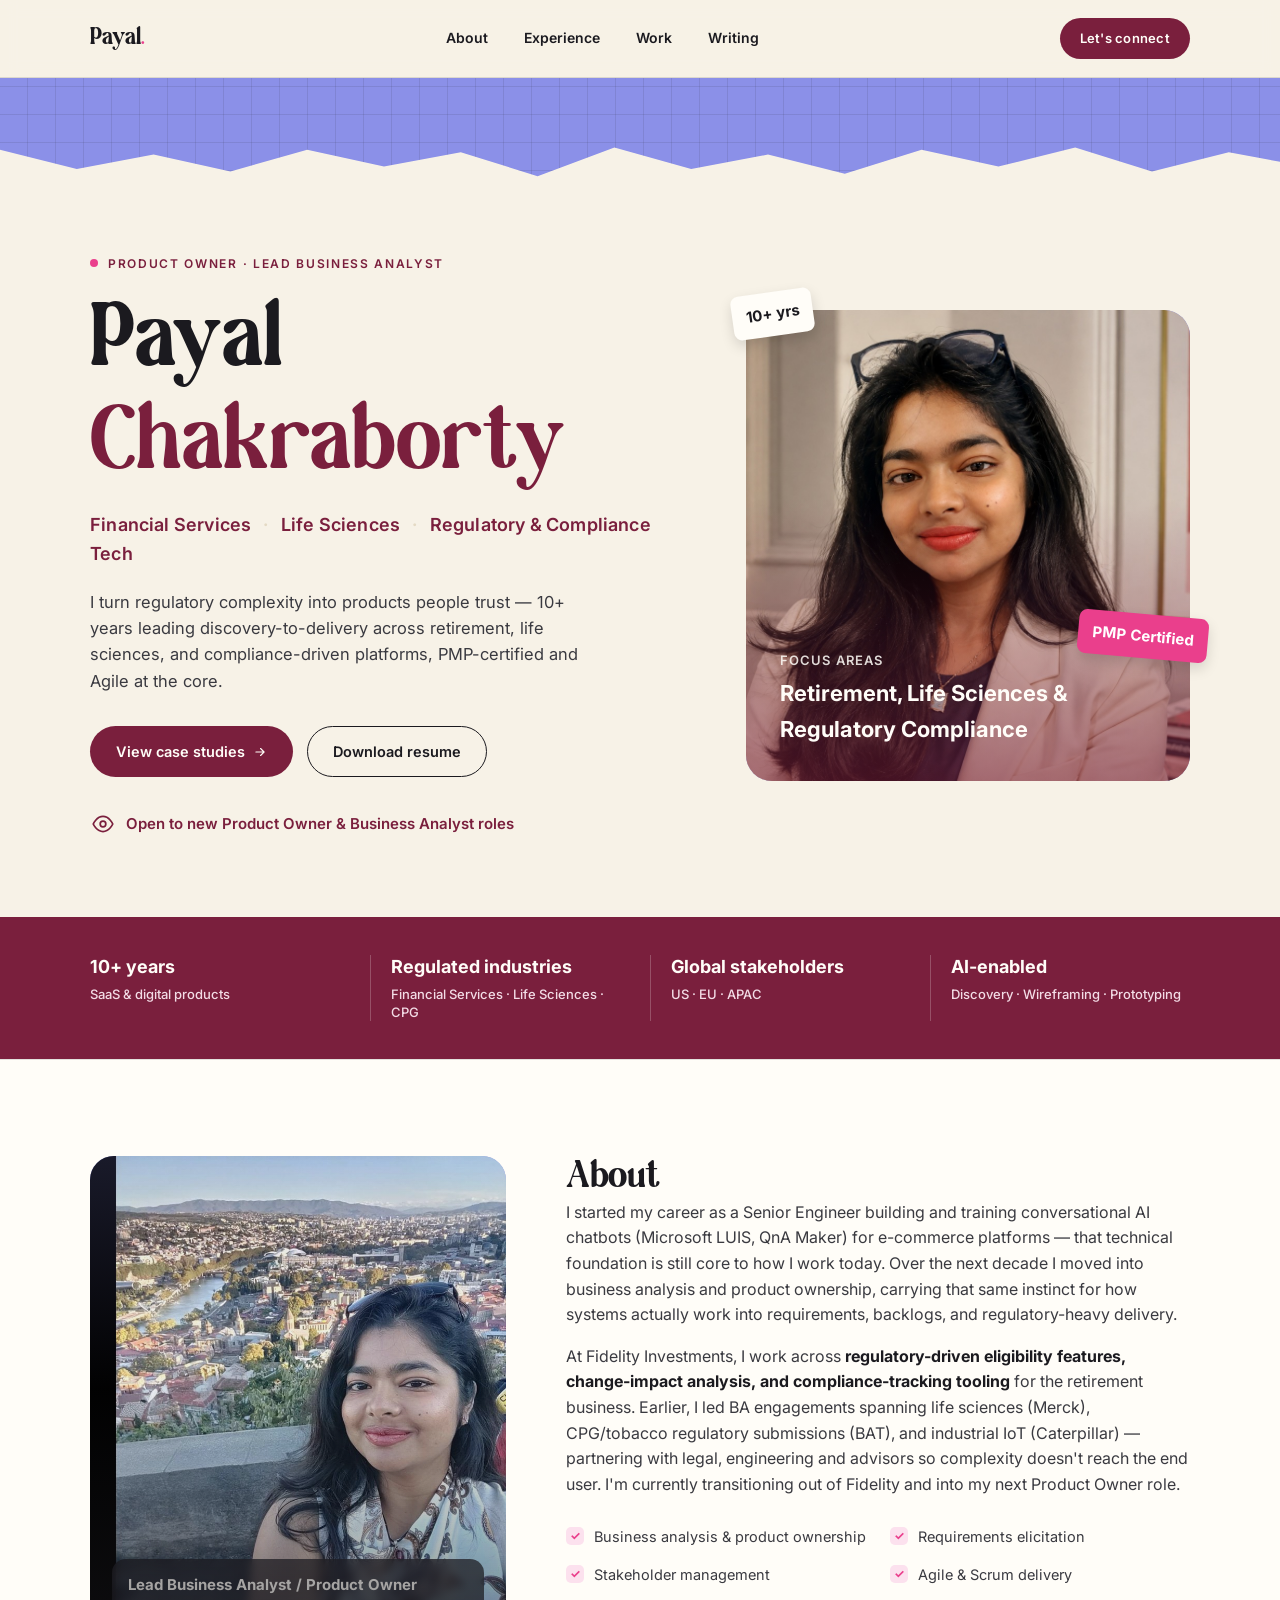
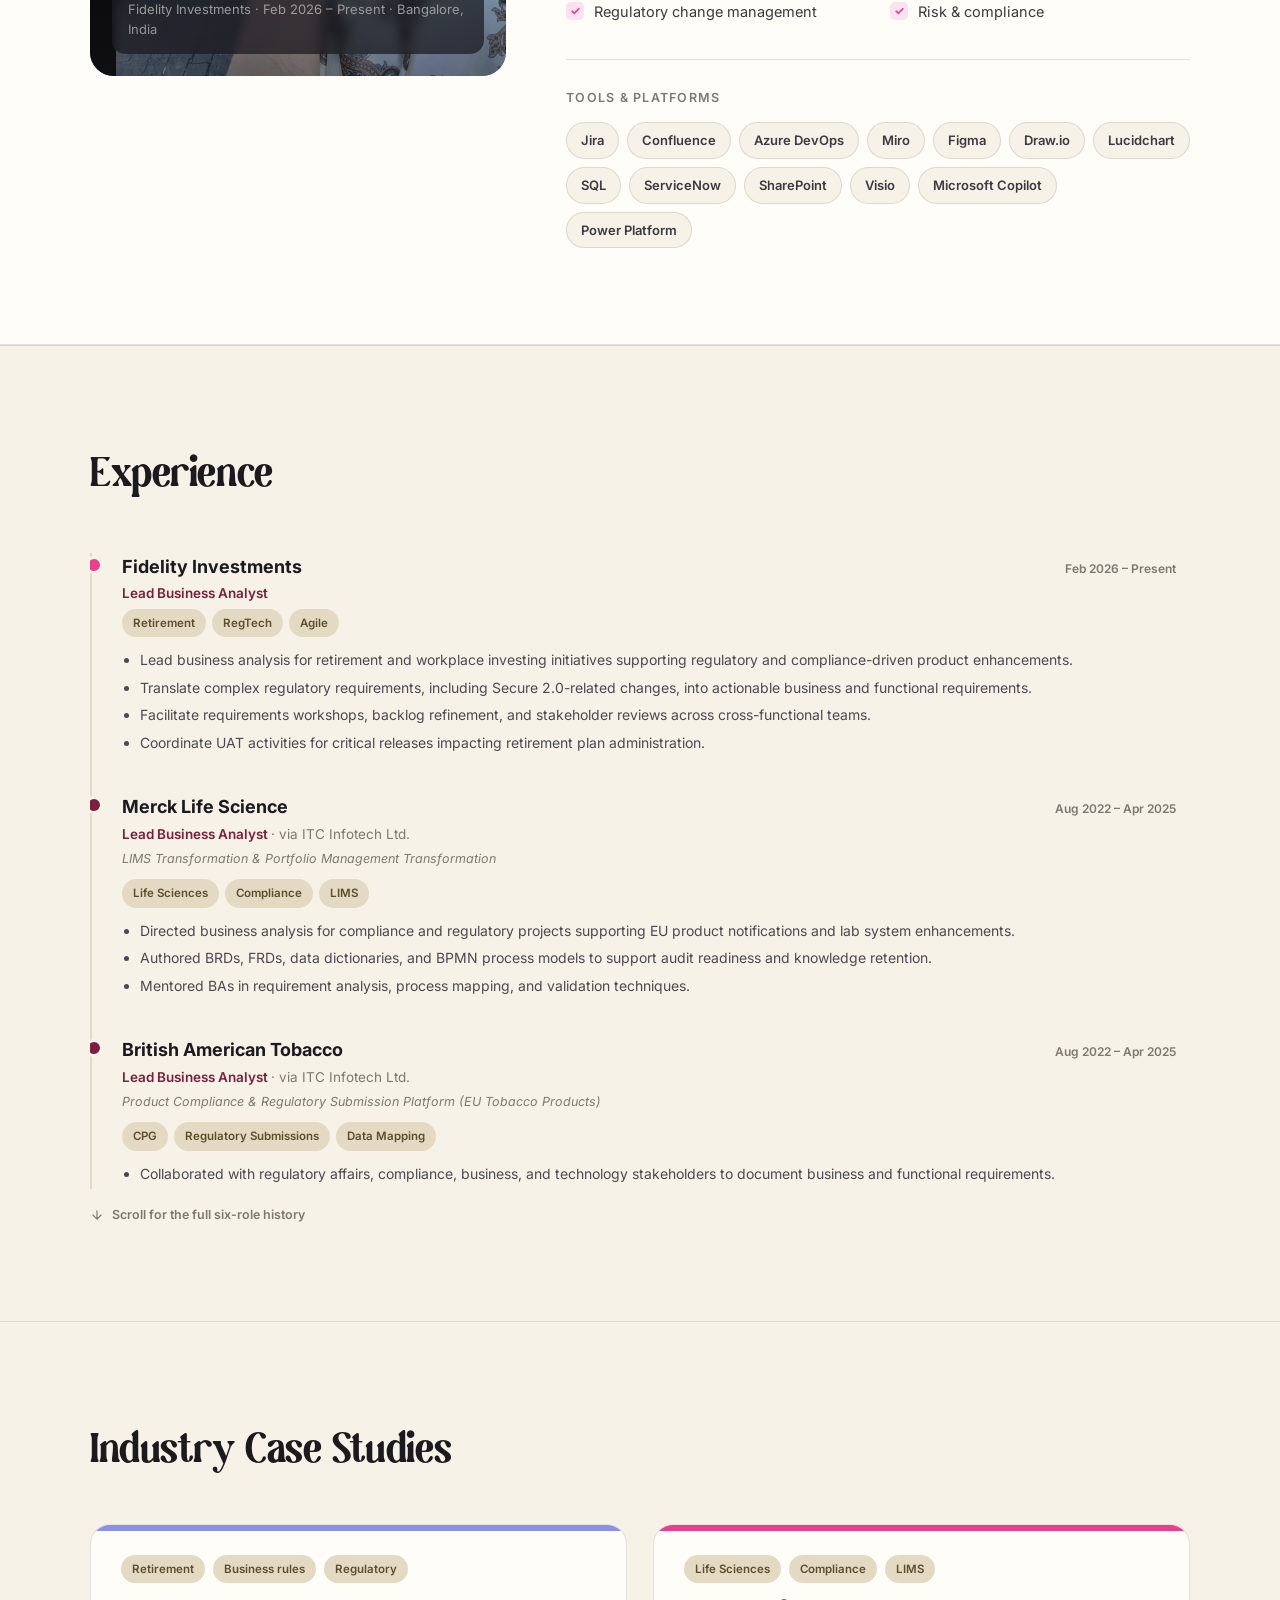
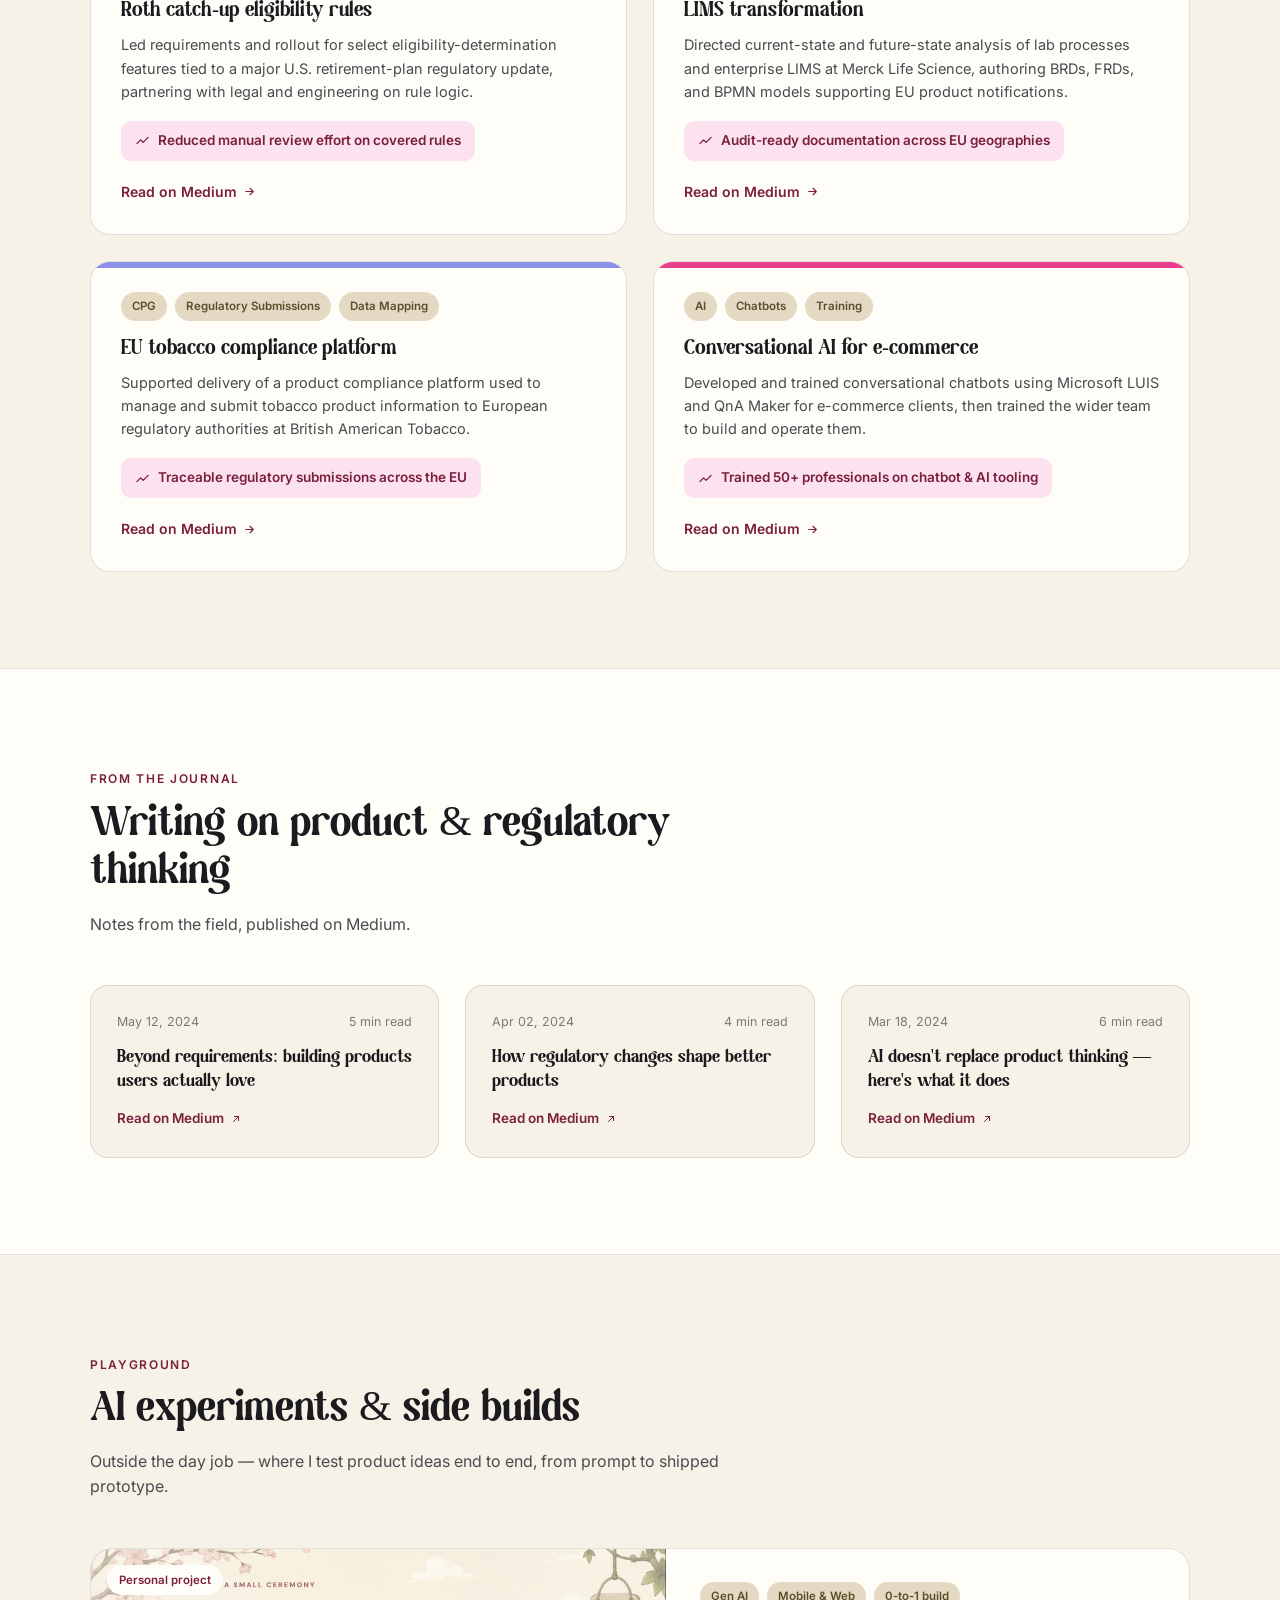
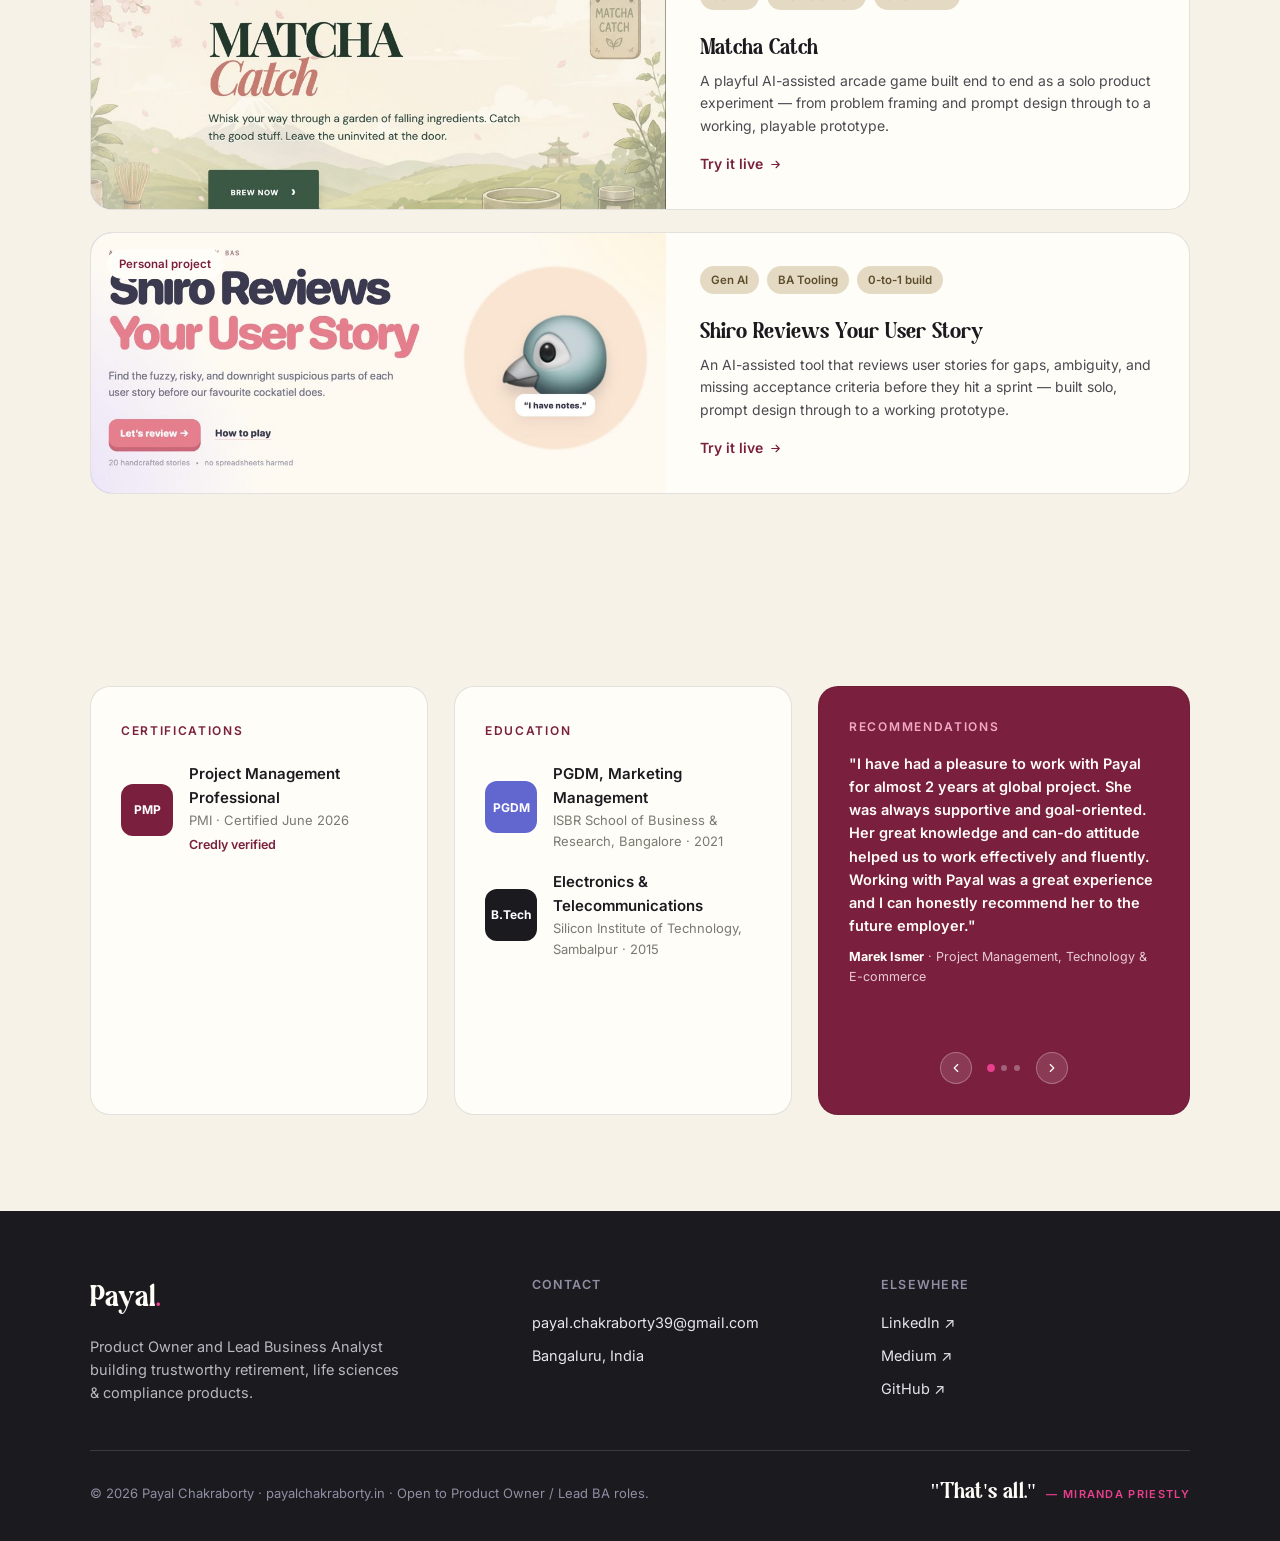
<file: index.html>
<!DOCTYPE html>
<html lang="en">
<head>
<meta charset="UTF-8">
<meta name="viewport" content="width=device-width, initial-scale=1.0">
<title>Payal Chakraborty — Product Owner &amp; Business Analyst</title>
<link rel="preconnect" href="https://fonts.googleapis.com">
<link rel="preconnect" href="https://fonts.gstatic.com" crossorigin>
<link href="https://fonts.googleapis.com/css2?family=Inter:wght@400;500;600;700&display=swap" rel="stylesheet">
<link rel="stylesheet" href="css/style.css">
</head>
<body>

<nav>
  <div class="nav-inner">
    <div class="nav-name">Payal<span>.</span></div>
    <div class="nav-links">
      <a href="#about">About</a>
      <a href="#experience">Experience</a>
      <a href="#work">Work</a>
      <a href="#writing">Writing</a>
    </div>
    <a href="#connect" class="nav-cta">Let's connect</a>
  </div>
</nav>

<div class="hero">
  <div class="torn-top"></div>
  <div class="hero-inner">
    <div>
      <div class="hero-eyebrow">
        <span class="dot"></span>
        <span class="eyebrow">Product Owner &middot; Lead Business Analyst</span>
      </div>
      <h1 class="hero-name">Payal <span class="accent">Chakraborty</span></h1>
      <div class="hero-role">Financial Services <span class="sep">&middot;</span> Life Sciences <span class="sep">&middot;</span> Regulatory &amp; Compliance Tech</div>
      <p class="hero-copy">I turn regulatory complexity into products people trust — 10+ years leading discovery-to-delivery across retirement, life sciences, and compliance-driven platforms, PMP-certified and Agile at the core.</p>
      <div class="hero-buttons">
        <a href="#work" class="btn-primary">
          View case studies
          <svg width="14" height="14" viewBox="0 0 24 24" fill="none"><path d="M5 12h14M13 6l6 6-6 6" stroke="currentColor" stroke-width="2" stroke-linecap="round" stroke-linejoin="round"/></svg>
        </a>
        <a href="#connect" class="btn-secondary">Download resume</a>
      </div>
      <div class="hero-note">
        <svg width="26" height="26" viewBox="0 0 24 24" fill="none"><path d="M3 12s3-7 9-7 9 7 9 7-3 7-9 7-9-7-9-7Z" stroke="#7A1F3D" stroke-width="1.6"/><circle cx="12" cy="12" r="2.6" stroke="#7A1F3D" stroke-width="1.6"/></svg>
        Open to new Product Owner &amp; Business Analyst roles
      </div>
    </div>

    <div class="hero-visual">
      <div class="hero-card">
        <img class="hero-photo" src="images/hero.jpg" alt="Payal Chakraborty">
        <div class="sticky-note note-1">10+ yrs</div>
        <div class="sticky-note note-2">PMP Certified</div>
        <div class="hero-illustration">
          <div class="tag-line">Focus areas</div>
          <div class="tag-big">Retirement, Life Sciences &amp; Regulatory Compliance</div>
        </div>
      </div>
    </div>
  </div>
</div>

<div class="stats-band">
  <div class="wrap stats-grid">
    <div class="stat-item">
      <div class="stat-num">10+ years</div>
      <div class="stat-label">SaaS &amp; digital products</div>
    </div>
    <div class="stat-item">
      <div class="stat-num">Regulated industries</div>
      <div class="stat-label">Financial Services &middot; Life Sciences &middot; CPG</div>
    </div>
    <div class="stat-item">
      <div class="stat-num">Global stakeholders</div>
      <div class="stat-label">US &middot; EU &middot; APAC</div>
    </div>
    <div class="stat-item">
      <div class="stat-num">AI-enabled</div>
      <div class="stat-label">Discovery &middot; Wireframing &middot; Prototyping</div>
    </div>
  </div>
</div>

<section id="about">
  <div class="wrap about-grid">
    <div class="avatar-block">
      <img class="avatar-photo" src="images/portrait.jpg" alt="Payal Chakraborty">
      <div class="avatar-badge">
        <strong>Lead Business Analyst / Product Owner</strong>
        Fidelity Investments &middot; Feb 2026 &ndash; Present &middot; Bangalore, India
      </div>
    </div>
    <div class="about-bio">
      <h2 class="section-title">About</h2>
      <p>I started my career as a Senior Engineer building and training conversational AI chatbots (Microsoft LUIS, QnA Maker) for e-commerce platforms — that technical foundation is still core to how I work today. Over the next decade I moved into business analysis and product ownership, carrying that same instinct for how systems actually work into requirements, backlogs, and regulatory-heavy delivery.</p>
      <p>At Fidelity Investments, I work across <strong>regulatory-driven eligibility features, change-impact analysis, and compliance-tracking tooling</strong> for the retirement business. Earlier, I led BA engagements spanning life sciences (Merck), CPG/tobacco regulatory submissions (BAT), and industrial IoT (Caterpillar) — partnering with legal, engineering and advisors so complexity doesn't reach the end user. I'm currently transitioning out of Fidelity and into my next Product Owner role.</p>
      <ul class="checklist">
        <li>Business analysis &amp; product ownership</li>
        <li>Requirements elicitation</li>
        <li>Stakeholder management</li>
        <li>Agile &amp; Scrum delivery</li>
        <li>Regulatory change management</li>
        <li>Risk &amp; compliance</li>
      </ul>

      <div class="tools-block">
        <h4>Tools &amp; Platforms</h4>
        <div class="tools-cloud">
          <span class="tool-pill">Jira</span>
          <span class="tool-pill">Confluence</span>
          <span class="tool-pill">Azure DevOps</span>
          <span class="tool-pill">Miro</span>
          <span class="tool-pill">Figma</span>
          <span class="tool-pill">Draw.io</span>
          <span class="tool-pill">Lucidchart</span>
          <span class="tool-pill">SQL</span>
          <span class="tool-pill">ServiceNow</span>
          <span class="tool-pill">SharePoint</span>
          <span class="tool-pill">Visio</span>
          <span class="tool-pill">Microsoft Copilot</span>
          <span class="tool-pill">Power Platform</span>
        </div>
      </div>
    </div>
  </div>
</section>

<section id="experience">
  <div class="wrap">
    <div class="section-head">
      <h2 class="section-title">Experience</h2>
    </div>

    <div class="exp-scroll">

      <div class="exp-item current">
        <div class="exp-header">
          <span class="exp-company">Fidelity Investments</span>
          <span class="exp-dates">Feb 2026 &ndash; Present</span>
        </div>
        <div class="exp-role">Lead Business Analyst</div>
        <div class="exp-tags"><span class="tag">Retirement</span><span class="tag">RegTech</span><span class="tag">Agile</span></div>
        <ul class="exp-bullets">
          <li>Lead business analysis for retirement and workplace investing initiatives supporting regulatory and compliance-driven product enhancements.</li>
          <li>Translate complex regulatory requirements, including Secure 2.0-related changes, into actionable business and functional requirements.</li>
          <li>Facilitate requirements workshops, backlog refinement, and stakeholder reviews across cross-functional teams.</li>
          <li>Coordinate UAT activities for critical releases impacting retirement plan administration.</li>
        </ul>
      </div>

      <div class="exp-item">
        <div class="exp-header">
          <span class="exp-company">Merck Life Science</span>
          <span class="exp-dates">Aug 2022 &ndash; Apr 2025</span>
        </div>
        <div class="exp-role">Lead Business Analyst <span style="font-weight:400; color:#7a7a72;">&middot; via ITC Infotech Ltd.</span></div>
        <div class="exp-project">LIMS Transformation &amp; Portfolio Management Transformation</div>
        <div class="exp-tags"><span class="tag">Life Sciences</span><span class="tag">Compliance</span><span class="tag">LIMS</span></div>
        <ul class="exp-bullets">
          <li>Directed business analysis for compliance and regulatory projects supporting EU product notifications and lab system enhancements.</li>
          <li>Authored BRDs, FRDs, data dictionaries, and BPMN process models to support audit readiness and knowledge retention.</li>
          <li>Mentored BAs in requirement analysis, process mapping, and validation techniques.</li>
        </ul>
      </div>

      <div class="exp-item">
        <div class="exp-header">
          <span class="exp-company">British American Tobacco</span>
          <span class="exp-dates">Aug 2022 &ndash; Apr 2025</span>
        </div>
        <div class="exp-role">Lead Business Analyst <span style="font-weight:400; color:#7a7a72;">&middot; via ITC Infotech Ltd.</span></div>
        <div class="exp-project">Product Compliance &amp; Regulatory Submission Platform (EU Tobacco Products)</div>
        <div class="exp-tags"><span class="tag">CPG</span><span class="tag">Regulatory Submissions</span><span class="tag">Data Mapping</span></div>
        <ul class="exp-bullets">
          <li>Collaborated with regulatory affairs, compliance, business, and technology stakeholders to document business and functional requirements.</li>
          <li>Conducted data dictionary analysis and source-to-target mapping to ensure traceability of regulatory submissions.</li>
          <li>Supported production deployments and post-release validation for compliance-related enhancements.</li>
        </ul>
      </div>

      <div class="exp-item">
        <div class="exp-header">
          <span class="exp-company">Onward Technologies Ltd.</span>
          <span class="exp-dates">Apr 2022 &ndash; Aug 2022</span>
        </div>
        <div class="exp-role">Senior Business Analyst <span style="font-weight:400; color:#7a7a72;">&middot; Caterpillar client</span></div>
        <div class="exp-tags"><span class="tag">Industrial IoT</span><span class="tag">Telematics</span><span class="tag">Agile</span></div>
        <ul class="exp-bullets">
          <li>Partnered with the product team to prioritize telematics enhancements for heavy machinery tracking.</li>
          <li>Organized backlog grooming and sprint planning, translating business priorities into actionable epics and user stories.</li>
          <li>Conducted UAT sessions and led end-user training to ensure smooth feature adoption.</li>
        </ul>
      </div>

      <div class="exp-item">
        <div class="exp-header">
          <span class="exp-company">Mindtree Ltd.</span>
          <span class="exp-dates">Apr 2019 &ndash; Feb 2022</span>
        </div>
        <div class="exp-role">Business Analyst</div>
        <div class="exp-tags"><span class="tag">Conversational AI</span><span class="tag">CPG</span><span class="tag">Process Improvement</span></div>
        <ul class="exp-bullets">
          <li>Led requirement-gathering workshops and stakeholder interviews for CPG clients and internal chatbots (LUIS, QnA Maker).</li>
          <li>Developed SOPs and business process maps that improved delivery efficiency by 50%.</li>
          <li>Supported tax analytics automation, eliminating manual procedures and improving report accuracy.</li>
        </ul>
      </div>

      <div class="exp-item">
        <div class="exp-header">
          <span class="exp-company">Mindtree Ltd.</span>
          <span class="exp-dates">Jan 2016 &ndash; Mar 2019</span>
        </div>
        <div class="exp-role">Senior Engineer</div>
        <div class="exp-tags"><span class="tag">Chatbots</span><span class="tag">Automation</span><span class="tag">Training</span></div>
        <ul class="exp-bullets">
          <li>Developed and trained conversational chatbots using Microsoft LUIS and QnA Maker for e-commerce websites.</li>
          <li>Automated internal processes, improving page-speed scores and boosting team efficiency by 50%.</li>
          <li>Trained 50+ professionals on chatbots, Microsoft AI, CMS, and PowerApps.</li>
        </ul>
      </div>

    </div>
    <div class="exp-scroll-hint">
      <svg width="14" height="14" viewBox="0 0 24 24" fill="none"><path d="M12 5v14M5 12l7 7 7-7" stroke="#7a7a72" stroke-width="2" stroke-linecap="round" stroke-linejoin="round"/></svg>
      Scroll for the full six-role history
    </div>
  </div>
</section>

<section id="work">
  <div class="wrap">
    <div class="section-head">
      <h2 class="section-title">Industry Case Studies</h2>
    </div>
    <div class="work-grid">

      <div class="work-card">
        <div class="bar"></div>
        <div class="work-tags"><span class="tag">Retirement</span><span class="tag">Business rules</span><span class="tag">Regulatory</span></div>
        <h3>Roth catch-up eligibility rules</h3>
        <p>Led requirements and rollout for select eligibility-determination features tied to a major U.S. retirement-plan regulatory update, partnering with legal and engineering on rule logic.</p>
        <div class="metric">
          <svg width="15" height="15" viewBox="0 0 24 24" fill="none"><path d="M3 17l6-6 4 4 8-8" stroke="#7A1F3D" stroke-width="2" stroke-linecap="round" stroke-linejoin="round"/></svg>
          Reduced manual review effort on covered rules
        </div>
        <a href="https://medium.com/@payal.chakraborty39" class="work-link" target="_blank" rel="noopener">Read on Medium
          <svg width="13" height="13" viewBox="0 0 24 24" fill="none"><path d="M5 12h14M13 6l6 6-6 6" stroke="currentColor" stroke-width="2" stroke-linecap="round" stroke-linejoin="round"/></svg>
        </a>
      </div>

      <div class="work-card">
        <div class="bar"></div>
        <div class="work-tags"><span class="tag">Life Sciences</span><span class="tag">Compliance</span><span class="tag">LIMS</span></div>
        <h3>LIMS transformation</h3>
        <p>Directed current-state and future-state analysis of lab processes and enterprise LIMS at Merck Life Science, authoring BRDs, FRDs, and BPMN models supporting EU product notifications.</p>
        <div class="metric">
          <svg width="15" height="15" viewBox="0 0 24 24" fill="none"><path d="M3 17l6-6 4 4 8-8" stroke="#7A1F3D" stroke-width="2" stroke-linecap="round" stroke-linejoin="round"/></svg>
          Audit-ready documentation across EU geographies
        </div>
        <a href="https://medium.com/@payal.chakraborty39" class="work-link" target="_blank" rel="noopener">Read on Medium
          <svg width="13" height="13" viewBox="0 0 24 24" fill="none"><path d="M5 12h14M13 6l6 6-6 6" stroke="currentColor" stroke-width="2" stroke-linecap="round" stroke-linejoin="round"/></svg>
        </a>
      </div>

      <div class="work-card">
        <div class="bar"></div>
        <div class="work-tags"><span class="tag">CPG</span><span class="tag">Regulatory Submissions</span><span class="tag">Data Mapping</span></div>
        <h3>EU tobacco compliance platform</h3>
        <p>Supported delivery of a product compliance platform used to manage and submit tobacco product information to European regulatory authorities at British American Tobacco.</p>
        <div class="metric">
          <svg width="15" height="15" viewBox="0 0 24 24" fill="none"><path d="M3 17l6-6 4 4 8-8" stroke="#7A1F3D" stroke-width="2" stroke-linecap="round" stroke-linejoin="round"/></svg>
          Traceable regulatory submissions across the EU
        </div>
        <a href="https://medium.com/@payal.chakraborty39" class="work-link" target="_blank" rel="noopener">Read on Medium
          <svg width="13" height="13" viewBox="0 0 24 24" fill="none"><path d="M5 12h14M13 6l6 6-6 6" stroke="currentColor" stroke-width="2" stroke-linecap="round" stroke-linejoin="round"/></svg>
        </a>
      </div>

      <div class="work-card">
        <div class="bar"></div>
        <div class="work-tags"><span class="tag">AI</span><span class="tag">Chatbots</span><span class="tag">Training</span></div>
        <h3>Conversational AI for e-commerce</h3>
        <p>Developed and trained conversational chatbots using Microsoft LUIS and QnA Maker for e-commerce clients, then trained the wider team to build and operate them.</p>
        <div class="metric">
          <svg width="15" height="15" viewBox="0 0 24 24" fill="none"><path d="M3 17l6-6 4 4 8-8" stroke="#7A1F3D" stroke-width="2" stroke-linecap="round" stroke-linejoin="round"/></svg>
          Trained 50+ professionals on chatbot &amp; AI tooling
        </div>
        <a href="https://medium.com/@payal.chakraborty39" class="work-link" target="_blank" rel="noopener">Read on Medium
          <svg width="13" height="13" viewBox="0 0 24 24" fill="none"><path d="M5 12h14M13 6l6 6-6 6" stroke="currentColor" stroke-width="2" stroke-linecap="round" stroke-linejoin="round"/></svg>
        </a>
      </div>

    </div>
  </div>
</section>

<section id="writing">
  <div class="wrap">
    <div class="section-head">
      <span class="eyebrow">From the journal</span>
      <h2>Writing on product &amp; regulatory thinking</h2>
      <p>Notes from the field, published on Medium.</p>
    </div>
    <div class="writing-grid" id="writing-grid" data-medium-handle="payal.chakraborty39">
      <div class="article-card">
        <div class="article-meta"><span>May 12, 2024</span><span>5 min read</span></div>
        <h3>Beyond requirements: building products users actually love</h3>
        <a href="https://medium.com/@payal.chakraborty39" class="article-read" target="_blank" rel="noopener">Read on Medium
          <svg width="12" height="12" viewBox="0 0 24 24" fill="none"><path d="M7 17L17 7M9 7h8v8" stroke="currentColor" stroke-width="2" stroke-linecap="round" stroke-linejoin="round"/></svg>
        </a>
      </div>
      <div class="article-card">
        <div class="article-meta"><span>Apr 02, 2024</span><span>4 min read</span></div>
        <h3>How regulatory changes shape better products</h3>
        <a href="https://medium.com/@payal.chakraborty39" class="article-read" target="_blank" rel="noopener">Read on Medium
          <svg width="12" height="12" viewBox="0 0 24 24" fill="none"><path d="M7 17L17 7M9 7h8v8" stroke="currentColor" stroke-width="2" stroke-linecap="round" stroke-linejoin="round"/></svg>
        </a>
      </div>
      <div class="article-card">
        <div class="article-meta"><span>Mar 18, 2024</span><span>6 min read</span></div>
        <h3>AI doesn't replace product thinking — here's what it does</h3>
        <a href="https://medium.com/@payal.chakraborty39" class="article-read" target="_blank" rel="noopener">Read on Medium
          <svg width="12" height="12" viewBox="0 0 24 24" fill="none"><path d="M7 17L17 7M9 7h8v8" stroke="currentColor" stroke-width="2" stroke-linecap="round" stroke-linejoin="round"/></svg>
        </a>
      </div>
    </div>
  </div>
</section>

<section id="playground">
  <div class="wrap">
    <div class="section-head">
      <span class="eyebrow">Playground</span>
      <h2>AI experiments &amp; side builds</h2>
      <p>Outside the day job — where I test product ideas end to end, from prompt to shipped prototype.</p>
    </div>
    <div class="playground-grid">

      <div class="playground-card">
        <div class="playground-visual">
          <div class="pg-badge">Personal project</div>
          <img src="images/matchacatchgame.jpg" alt="Matcha Catch game screenshot">
        </div>
        <div class="playground-copy">
          <div class="work-tags"><span class="tag">Gen AI</span><span class="tag">Mobile &amp; Web</span><span class="tag">0-to-1 build</span></div>
          <h3>Matcha Catch</h3>
          <p>A playful AI-assisted arcade game built end to end as a solo product experiment — from problem framing and prompt design through to a working, playable prototype.</p>
          <a href="https://matcha-catch-arcade-pyoz.bolt.host" class="work-link" target="_blank" rel="noopener">Try it live
            <svg width="13" height="13" viewBox="0 0 24 24" fill="none"><path d="M5 12h14M13 6l6 6-6 6" stroke="currentColor" stroke-width="2" stroke-linecap="round" stroke-linejoin="round"/></svg>
          </a>
        </div>
      </div>

      <div class="playground-card">
        <div class="playground-visual">
          <div class="pg-badge">Personal project</div>
          <img src="images/Userstoryreview.jpg" alt="Shiro Reviews Your User Story screenshot">
        </div>
        <div class="playground-copy">
          <div class="work-tags"><span class="tag">Gen AI</span><span class="tag">BA Tooling</span><span class="tag">0-to-1 build</span></div>
          <h3>Shiro Reviews Your User Story</h3>
          <p>An AI-assisted tool that reviews user stories for gaps, ambiguity, and missing acceptance criteria before they hit a sprint — built solo, prompt design through to a working prototype.</p>
          <a href="https://payal239.github.io/ShirosUserStoryReview/" class="work-link" target="_blank" rel="noopener">Try it live
            <svg width="13" height="13" viewBox="0 0 24 24" fill="none"><path d="M5 12h14M13 6l6 6-6 6" stroke="currentColor" stroke-width="2" stroke-linecap="round" stroke-linejoin="round"/></svg>
          </a>
        </div>
      </div>

    </div>
  </div>
</section>

<section>
  <div class="wrap trust">
    <div class="trust-card">
      <span class="eyebrow">Certifications</span>
      <div class="cert-row" style="margin-top:20px;">
        <div class="cert-badge maroon">PMP</div>
        <div>
          <div class="cert-name">Project Management Professional</div>
          <div class="cert-sub">PMI &middot; Certified June 2026</div>
          <span class="cert-link">Credly verified</span>
        </div>
      </div>
    </div>
    <div class="trust-card">
      <span class="eyebrow">Education</span>
      <div class="cert-row" style="margin-top:20px;">
        <div class="cert-badge periwinkle">PGDM</div>
        <div>
          <div class="cert-name">PGDM, Marketing Management</div>
          <div class="cert-sub">ISBR School of Business &amp; Research, Bangalore &middot; 2021</div>
        </div>
      </div>
      <div class="cert-row">
        <div class="cert-badge ink">B.Tech</div>
        <div>
          <div class="cert-name">Electronics &amp; Telecommunications</div>
          <div class="cert-sub">Silicon Institute of Technology, Sambalpur &middot; 2015</div>
        </div>
      </div>
    </div>
    <div class="trust-card quote-card recs-card">
      <span class="eyebrow" style="color:#F2A9C4;">Recommendations</span>
      <div class="recs-carousel">
        <div class="recs-track" id="recsTrack">

          <div class="rec-slide">
            <p>"I have had a pleasure to work with Payal for almost 2 years at global project. She was always supportive and goal-oriented. Her great knowledge and can-do attitude helped us to work effectively and fluently. Working with Payal was a great experience and I can honestly recommend her to the future employer."</p>
            <div class="rec-attr"><a href="https://www.linkedin.com/in/marekismer/" target="_blank" rel="noopener">Marek Ismer</a> &middot; Project Management, Technology &amp; E-commerce</div>
          </div>

          <div class="rec-slide">
            <p>"I had the opportunity to work with Payal on several tasks. She brings huge experience to the project. Her deliverables were always on time. She is a smart and disciplined individual and while working with her I didn't face any dependencies from her tasks. Her knowledge on websites and digital marketing is commendable. All the best for Payal's success in her IT career."</p>
            <div class="rec-attr"><a href="https://www.linkedin.com/in/sriram-thangaraja/" target="_blank" rel="noopener">Sriram Thangaraja</a> &middot; Incident Command Analyst @ HPE</div>
          </div>

          <div class="rec-slide">
            <p>"I worked with Payal at a global project. Our cooperation was very good. Payal is an organized person, always caring about the quality of work. I could always count on her support and knowledge. It's been a real pleasure to work with her."</p>
            <div class="rec-attr"><a href="https://www.linkedin.com/in/natalia-cybulska/" target="_blank" rel="noopener">Natalia Cybulska</a> &middot; Retail Marketing &amp; Product Management</div>
          </div>

        </div>
      </div>
      <div class="recs-controls">
        <button class="recs-arrow" id="recsPrev" aria-label="Previous recommendation">
          <svg width="14" height="14" viewBox="0 0 24 24" fill="none"><path d="M15 6l-6 6 6 6" stroke="currentColor" stroke-width="2" stroke-linecap="round" stroke-linejoin="round"/></svg>
        </button>
        <div class="recs-dots" id="recsDots">
          <span class="recs-dot active" data-index="0"></span>
          <span class="recs-dot" data-index="1"></span>
          <span class="recs-dot" data-index="2"></span>
        </div>
        <button class="recs-arrow" id="recsNext" aria-label="Next recommendation">
          <svg width="14" height="14" viewBox="0 0 24 24" fill="none"><path d="M9 6l6 6-6 6" stroke="currentColor" stroke-width="2" stroke-linecap="round" stroke-linejoin="round"/></svg>
        </button>
      </div>
    </div>
  </div>
</section>

<footer id="connect">
  <div class="wrap">
    <div class="footer-grid">
      <div>
        <div class="footer-name">Payal<span>.</span></div>
        <p class="footer-tagline">Product Owner and Lead Business Analyst building trustworthy retirement, life sciences &amp; compliance products.</p>
      </div>
      <div class="footer-col">
        <h4>Contact</h4>
        <a href="mailto:payal.chakraborty39@gmail.com">payal.chakraborty39@gmail.com</a>
        <p>Bangaluru, India</p>
      </div>
      <div class="footer-col">
        <h4>Elsewhere</h4>
        <a href="https://linkedin.com/in/payal--chakraborty/" target="_blank" rel="noopener">LinkedIn ↗</a>
        <a href="https://medium.com/@payal.chakraborty39" target="_blank" rel="noopener">Medium ↗</a>
        <a href="https://github.com/payalchakraborty" target="_blank" rel="noopener">GitHub ↗</a>
      </div>
    </div>
    <div class="footer-bottom">
      <span>&copy; 2026 Payal Chakraborty &middot; payalchakraborty.in &middot; Open to Product Owner / Lead BA roles.</span>
      <span class="footer-signoff">
        <span class="signoff-quote">"That's all."</span>
        <span class="signoff-attr">— Miranda Priestly</span>
      </span>
    </div>
  </div>
</footer>

<script src="js/main.js"></script>
</body>
</html>
</file>
<file: css/style.css>
@font-face{
  font-family:'Magilio';
  src:url('../fonts/Magilio-Regular.otf') format('opentype'),
      url('../fonts/Magilio-Regular.ttf') format('truetype');
  font-weight:400;
  font-style:normal;
  font-display:swap;
}
:root{
  --cream:#F7F2E7;
  --cream-2:#FFFDF8;
  --ink:#1B1A1F;
  --periwinkle:#8B90E8;
  --periwinkle-dark:#6167CE;
  --pink:#EA3F8C;
  --pink-soft:#FCE1EE;
  --maroon:#7A1F3D;
  --maroon-2:#5E1730;
  --sand:#E4DAC4;
  --line:rgba(27,26,31,0.12);
}
*{box-sizing:border-box; margin:0; padding:0;}
html{scroll-behavior:smooth;}
body{
  font-family:'Inter',sans-serif;
  font-weight:400;
  background:var(--cream);
  color:var(--ink);
  line-height:1.6;
  -webkit-font-smoothing:antialiased;
}
a{color:inherit; text-decoration:none;}
img{max-width:100%; display:block;}
.wrap{max-width:1180px; margin:0 auto; padding:0 40px;}
.eyebrow{
  font-family:'Inter',sans-serif;
  font-weight:600;
  letter-spacing:.14em;
  text-transform:uppercase;
  font-size:12px;
  color:var(--maroon);
}
h1,h2,h3{font-family:'Magilio',serif; font-weight:400; color:var(--ink); line-height:1.15; letter-spacing:0;}
.script{font-family:'Inter',sans-serif;}

/* ---------- NAV ---------- */
nav{
  position:sticky; top:0; z-index:50;
  background:rgba(247,242,231,0.92);
  backdrop-filter:blur(8px);
  border-bottom:1px solid var(--line);
}
.nav-inner{
  max-width:1180px; margin:0 auto; padding:18px 40px;
  display:flex; align-items:center; justify-content:space-between;
}
.nav-name{font-family:'Magilio',serif; font-weight:400; font-size:24px;}
.nav-name span{color:var(--pink);}
.nav-links{display:flex; align-items:center; gap:36px; font-size:14px; font-weight:600;}
.nav-links a{position:relative; padding:4px 0;}
.nav-links a:hover{color:var(--maroon);}
.nav-cta{
  background:var(--maroon); color:var(--cream-2);
  padding:10px 20px; border-radius:100px; font-size:13px; font-weight:600;
  letter-spacing:.02em;
}
.nav-cta:hover{background:var(--maroon-2);}

/* ---------- HERO ---------- */
.hero{position:relative; overflow:hidden; padding-top:26px;}
.torn-top{
  height:120px;
  background:
    repeating-linear-gradient(0deg, transparent, transparent 27px, rgba(27,26,31,0.10) 27px, rgba(27,26,31,0.10) 28px),
    repeating-linear-gradient(90deg, transparent, transparent 27px, rgba(27,26,31,0.10) 27px, rgba(27,26,31,0.10) 28px),
    var(--periwinkle);
  clip-path: polygon(0 0,100% 0,100% 70%,96% 62%,90% 78%,84% 58%,78% 74%,72% 60%,66% 80%,60% 64%,54% 76%,48% 58%,42% 82%,36% 62%,30% 74%,24% 60%,18% 78%,12% 64%,6% 76%,0 60%);
  position:absolute; top:0; left:0; right:0;
}
.hero-inner{
  position:relative; padding:150px 40px 70px;
  display:grid; grid-template-columns:1.15fr .85fr; gap:56px; align-items:center;
  max-width:1180px; margin:0 auto;
}
.hero-eyebrow{display:flex; align-items:center; gap:10px; margin-bottom:18px;}
.hero-eyebrow .dot{width:8px; height:8px; border-radius:50%; background:var(--pink);}
.hero-name{
  font-family:'Magilio',serif;
  font-size:clamp(50px,7vw,92px);
  font-weight:400;
  letter-spacing:0;
  position:relative;
  display:inline-block;
}
.hero-name .accent{color:var(--maroon); position:relative; font-style:normal; font-weight:400;}
.hero-role{
  font-family:'Inter',sans-serif; font-weight:600; font-size:18px; color:var(--maroon);
  margin-top:14px; letter-spacing:.01em;
}
.hero-role .sep{color:var(--sand); margin:0 8px;}
.hero-copy{
  margin-top:20px; max-width:520px; font-size:16.5px; color:#3a3a40;
}
.hero-buttons{display:flex; gap:14px; margin-top:32px; flex-wrap:wrap;}
.btn-primary{
  background:var(--maroon); color:var(--cream-2); padding:14px 26px; border-radius:100px;
  font-weight:600; font-size:14.5px; display:inline-flex; align-items:center; gap:8px;
}
.btn-primary:hover{background:var(--maroon-2);}
.btn-secondary{
  border:1.5px solid var(--ink); padding:13px 25px; border-radius:100px;
  font-weight:600; font-size:14.5px;
}
.btn-secondary:hover{background:var(--ink); color:var(--cream-2);}
.hero-note{
  margin-top:34px; display:flex; align-items:center; gap:10px;
  font-family:'Inter',sans-serif; font-weight:600; font-size:15px; color:var(--maroon);
}
.hero-note svg{flex-shrink:0;}

.hero-visual{position:relative;}
.hero-card{
  background:var(--periwinkle);
  border-radius:26px;
  padding:34px;
  position:relative;
  background-image:
    linear-gradient(rgba(255,255,255,0.16) 1px, transparent 1px),
    linear-gradient(90deg, rgba(255,255,255,0.16) 1px, transparent 1px);
  background-size:26px 26px;
  aspect-ratio:1/1.06;
  display:flex; flex-direction:column; justify-content:flex-end;
}
.hero-card::before{
  content:"";
  position:absolute; inset:0;
  border-radius:26px;
  background:linear-gradient(180deg, rgba(139,144,232,0) 40%, rgba(122,31,61,0.55) 100%);
  z-index:1;
}
.hero-photo{
  position:absolute; inset:0; width:100%; height:100%;
  object-fit:cover; object-position:50% 22%;
  border-radius:26px;
}
.hero-illustration{
  position:relative; z-index:1; color:var(--cream-2);
}
.hero-illustration .tag-line{font-family:'Inter',sans-serif; font-size:13px; font-weight:600; letter-spacing:.08em; text-transform:uppercase; opacity:.85;}
.hero-illustration .tag-big{font-family:'Inter',sans-serif; font-weight:700; font-size:22px; margin-top:6px;}
.sticky-note{
  position:absolute; background:var(--cream-2); color:var(--ink);
  padding:10px 14px; border-radius:8px; font-family:'Inter',sans-serif; font-weight:700; font-size:15px;
  box-shadow:0 6px 14px rgba(0,0,0,0.14); transform:rotate(-6deg); z-index:2;
}
.note-1{top:-18px; left:-14px; transform:rotate(-8deg);}
.note-2{bottom:26%; right:-18px; transform:rotate(5deg); background:var(--pink); color:#fff;}

/* ---------- STATS ---------- */
.stats-band{
  background:var(--maroon); color:var(--cream-2); padding:38px 0;
  margin-top:10px;
}
.stats-grid{display:grid; grid-template-columns:repeat(4,1fr); gap:20px; text-align:left;}
.stat-num{font-family:'Inter',sans-serif; font-weight:700; font-size:18px; color:var(--cream-2); line-height:1.3;}
.stat-num span{color:#F2A9C4;}
.stat-label{font-family:'Inter',sans-serif; font-weight:500; font-size:13px; color:#F3DCE6; margin-top:6px; line-height:1.4;}
.stat-item{border-left:1px solid rgba(255,255,255,0.22); padding-left:20px;}
.stat-item:first-child{border-left:none; padding-left:0;}

/* ---------- SECTION SHELL ---------- */
section{padding:96px 0;}
.section-head{margin-bottom:48px; max-width:640px;}
.section-head h2{font-size:clamp(30px,3.6vw,42px); margin-top:10px;}
.section-head p{margin-top:14px; color:#4a4a50; font-size:16px;}
.section-title{font-size:clamp(28px,3.2vw,38px); margin:0; letter-spacing:-0.01em;}

/* ---------- ABOUT ---------- */
#about{background:var(--cream-2); border-top:1px solid var(--line); border-bottom:1px solid var(--line);}
.about-grid{display:grid; grid-template-columns:.8fr 1.2fr; gap:60px; align-items:start;}
.avatar-block{
  background:var(--periwinkle);
  border-radius:24px; aspect-ratio:4/5;
  display:flex; align-items:center; justify-content:center;
  position:relative; overflow:hidden;
  background-image:linear-gradient(rgba(255,255,255,0.14) 1px, transparent 1px), linear-gradient(90deg, rgba(255,255,255,0.14) 1px, transparent 1px);
  background-size:24px 24px;
}
.avatar-photo{
  position:absolute; inset:0; width:100%; height:100%; object-fit:cover; object-position:60% 30%;
}
.avatar-block::after{
  content:"";
  position:absolute; inset:0;
  background:linear-gradient(180deg, rgba(139,144,232,0.18) 0%, rgba(27,26,31,0.06) 45%, rgba(27,26,31,0.55) 100%);
  pointer-events:none;
}
.avatar-badge{
  position:absolute; bottom:22px; left:22px; right:22px;
  background:rgba(27,26,31,0.72); color:var(--cream-2); border-radius:14px; padding:14px 16px;
  font-size:13px; backdrop-filter:blur(4px);
}
.avatar-badge strong{display:block; font-family:'Inter',sans-serif; font-weight:700; font-size:15px; margin-bottom:2px;}
.about-bio p{color:#3a3a40; font-size:16px; margin-bottom:16px;}
.about-bio p strong{color:var(--ink);}
.checklist{margin-top:28px; display:grid; grid-template-columns:1fr 1fr; gap:14px 24px;}
.checklist li{list-style:none; display:flex; gap:10px; font-size:14.5px; align-items:flex-start; color:#3a3a40;}
.checklist li::before{
  content:"";
  flex-shrink:0; width:18px; height:18px; margin-top:2px; border-radius:5px;
  background:var(--pink-soft); position:relative;
}
.checklist li::after{
  content:"✓"; position:absolute; margin-left:4px; margin-top:1px; font-size:12px; color:var(--pink); font-weight:700;
}

/* ---------- TOOLS / SKILLS ---------- */
.tools-block{margin-top:36px; padding-top:28px; border-top:1px solid var(--line);}
.tools-block h4{font-family:'Inter',sans-serif; font-size:12.5px; text-transform:uppercase; letter-spacing:.1em; color:#7a7a72; font-weight:600; margin-bottom:14px;}
.tools-cloud{display:flex; flex-wrap:wrap; gap:8px;}
.tool-pill{
  font-size:13px; font-weight:600; padding:7px 14px; border-radius:100px;
  background:var(--cream); border:1px solid var(--line); color:#3a3a40;
}

/* ---------- EXPERIENCE (scrollable) ---------- */
#experience{background:var(--cream); border-top:1px solid var(--line); border-bottom:1px solid var(--line);}
.exp-scroll{
  max-height:640px; overflow-y:auto;
  padding:4px 22px 4px 0; margin-right:-8px;
}
.exp-scroll::-webkit-scrollbar{width:6px;}
.exp-scroll::-webkit-scrollbar-thumb{background:var(--periwinkle); border-radius:10px;}
.exp-scroll::-webkit-scrollbar-track{background:transparent;}
.exp-item{position:relative; padding:0 0 34px 30px; border-left:2px solid var(--sand);}
.exp-item:last-child{border-left:2px solid transparent; padding-bottom:0;}
.exp-item::before{
  content:""; position:absolute; left:-7px; top:3px; width:12px; height:12px;
  border-radius:50%; background:var(--maroon); border:3px solid var(--cream);
}
.exp-item.current::before{background:var(--pink);}
.exp-header{display:flex; justify-content:space-between; align-items:baseline; flex-wrap:wrap; gap:6px 14px; margin-bottom:2px;}
.exp-company{font-family:'Inter',sans-serif; font-weight:700; font-size:18px;}
.exp-dates{font-size:12px; color:#7a7a72; font-weight:600; white-space:nowrap;}
.exp-role{font-size:13.5px; font-weight:600; color:var(--maroon); margin-bottom:4px;}
.exp-project{font-size:12.5px; color:#7a7a72; font-style:italic; margin-bottom:10px;}
.exp-tags{display:flex; gap:6px; flex-wrap:wrap; margin-bottom:12px;}
.exp-bullets{margin:0; padding-left:18px; color:#4a4a50; font-size:14px; line-height:1.6;}
.exp-bullets li{margin-bottom:5px;}
.exp-scroll-hint{
  display:flex; align-items:center; gap:8px; margin-top:16px;
  font-size:12.5px; color:#7a7a72; font-weight:600;
}

/* ---------- WORK ---------- */
.work-grid{display:grid; grid-template-columns:1fr 1fr; gap:26px;}
.work-card{
  background:var(--cream-2); border:1px solid var(--line); border-radius:20px;
  padding:30px; position:relative; overflow:hidden;
}
.work-card .bar{position:absolute; top:0; left:0; right:0; height:6px;}
.work-card:nth-child(odd) .bar{background:var(--periwinkle);}
.work-card:nth-child(even) .bar{background:var(--pink);}
.work-tags{display:flex; gap:8px; flex-wrap:wrap; margin-bottom:16px;}
.tag{
  font-size:11.5px; font-weight:600; padding:5px 11px; border-radius:100px;
  background:var(--sand); color:#5c4e2a;
}
.work-card h3{font-size:21px; margin-bottom:10px;}
.work-card p{color:#4a4a50; font-size:14.5px; margin-bottom:18px;}
.metric{
  display:inline-flex; align-items:center; gap:8px;
  background:var(--pink-soft); color:var(--maroon); font-weight:600; font-size:13.5px;
  padding:9px 14px; border-radius:10px; margin-bottom:18px;
}
.metric svg{flex-shrink:0;}
.work-link{font-weight:600; font-size:14px; color:var(--maroon); display:inline-flex; align-items:center; gap:6px;}
.work-link svg{transition:transform .15s;}
.work-card:hover .work-link svg{transform:translateX(3px);}

/* ---------- WRITING ---------- */
#writing{background:var(--cream-2); border-top:1px solid var(--line); border-bottom:1px solid var(--line);}
.writing-grid{display:grid; grid-template-columns:repeat(3,1fr); gap:26px;}
.article-card{background:var(--cream); border-radius:18px; padding:26px; border:1px solid var(--line);}
.article-meta{display:flex; justify-content:space-between; align-items:center; font-size:12.5px; color:#7a7a72; margin-bottom:14px;}
.article-card h3{font-size:18px; margin-bottom:12px; line-height:1.3;}
.article-read{font-size:13.5px; font-weight:600; color:var(--maroon); display:inline-flex; align-items:center; gap:6px;}

/* ---------- PLAYGROUND ---------- */
.playground-grid{display:grid; grid-template-columns:1fr; gap:22px;}
.playground-card{
  display:grid; grid-template-columns:1.1fr 1fr; gap:0;
  background:var(--cream-2); border:1px solid var(--line); border-radius:22px; overflow:hidden;
  align-items:stretch;
}
.playground-visual{
  background:var(--periwinkle);
  background-image:linear-gradient(rgba(255,255,255,0.16) 1px, transparent 1px), linear-gradient(90deg, rgba(255,255,255,0.16) 1px, transparent 1px);
  background-size:22px 22px;
  position:relative; overflow:hidden;
  display:flex; align-items:center; justify-content:center;
  min-height:260px;
}
.playground-visual img{
  position:absolute; inset:0; width:100%; height:100%; object-fit:cover; object-position:center;
}
.pg-emoji{font-size:56px; padding:60px 0; text-align:center;}
.pg-badge{
  position:absolute; top:16px; left:16px; background:var(--cream-2); color:var(--maroon);
  z-index:2;
  font-size:11.5px; font-weight:600; padding:6px 12px; border-radius:100px;
}
.pg-status{
  position:absolute; bottom:16px; left:16px; font-size:11px; font-weight:600;
  padding:5px 11px; border-radius:100px; background:rgba(27,26,31,0.75); color:var(--cream-2);
}
.playground-copy{padding:30px 34px; display:flex; flex-direction:column; justify-content:center;}
.playground-copy h3{font-size:22px; margin:10px 0 8px;}
.playground-copy p{color:#4a4a50; font-size:14px; margin-bottom:16px; max-width:640px;}

/* ---------- TRUST STRIP ---------- */
.trust{display:grid; grid-template-columns:1fr 1fr 1.1fr; gap:26px;}
.trust-card{
  background:var(--cream-2); border:1px solid var(--line); border-radius:20px; padding:30px;
}
.cert-row{display:flex; gap:16px; align-items:center; margin-bottom:18px;}
.cert-row:last-child{margin-bottom:0;}
.cert-badge{
  width:52px; height:52px; border-radius:12px; flex-shrink:0;
  display:flex; align-items:center; justify-content:center;
  font-family:'Inter',sans-serif; font-weight:700; font-size:12px; color:#fff; text-align:center; line-height:1.1;
}
.cert-badge.maroon{background:var(--maroon);}
.cert-badge.ink{background:var(--ink);}
.cert-badge.periwinkle{background:var(--periwinkle-dark);}
.cert-name{font-weight:600; font-size:15px;}
.cert-sub{font-size:13px; color:#7a7a72;}
.cert-link{font-size:12.5px; font-weight:600; color:var(--maroon); margin-top:2px; display:inline-block;}
.quote-card{background:var(--maroon); color:var(--cream-2); display:flex; flex-direction:column; justify-content:space-between;}
.quote-card p{font-family:'Inter',sans-serif; font-weight:600; font-style:normal; font-size:17px; line-height:1.5;}
.quote-attr{margin-top:20px; font-size:13.5px; color:#E7CBD6;}

/* ---------- RECOMMENDATIONS CAROUSEL ---------- */
.recs-card{position:relative;}
.recs-carousel{margin-top:16px; overflow:hidden;}
.recs-track{
  display:flex; overflow-x:auto; scroll-snap-type:x mandatory; scroll-behavior:smooth;
  -webkit-overflow-scrolling:touch; scrollbar-width:none;
}
.recs-track::-webkit-scrollbar{display:none;}
.rec-slide{flex:0 0 100%; scroll-snap-align:start; min-height:220px;}
.rec-slide p{font-size:14.5px; line-height:1.6; color:var(--cream-2); margin-bottom:10px;}
.rec-attr{font-size:12.5px; color:#E7CBD6;}
.rec-attr a{color:var(--cream-2); font-weight:700;}
.recs-controls{display:flex; align-items:center; justify-content:center; gap:16px; margin-top:18px;}
.recs-arrow{
  background:rgba(255,255,255,0.12); border:1px solid rgba(255,255,255,0.28); color:var(--cream-2);
  width:32px; height:32px; border-radius:50%; display:flex; align-items:center; justify-content:center;
  cursor:pointer; flex-shrink:0; transition:background .15s;
}
.recs-arrow:hover{background:rgba(255,255,255,0.24);}
.recs-dots{display:flex; gap:7px;}
.recs-dot{width:6px; height:6px; border-radius:50%; background:rgba(255,255,255,0.3); cursor:pointer; transition:background .2s, transform .2s;}
.recs-dot.active{background:var(--pink); transform:scale(1.3);}

/* ---------- FOOTER ---------- */
footer{
  background:var(--ink); color:var(--cream-2); padding:64px 0 30px; position:relative; overflow:hidden;
}
.footer-grid{display:grid; grid-template-columns:1.3fr 1fr 1fr; gap:40px; padding-bottom:40px; border-bottom:1px solid rgba(255,255,255,0.14);}
.footer-name{font-family:'Magilio',serif; font-weight:400; font-size:30px; margin-bottom:12px;}
.footer-name span{color:var(--pink);}
.footer-tagline{color:#b9b8c0; font-size:14.5px; max-width:320px;}
.footer-col h4{font-size:12.5px; text-transform:uppercase; letter-spacing:.1em; color:#8f8ea3; margin-bottom:16px; font-weight:600;}
.footer-col a, .footer-col p{display:block; font-size:14.5px; color:#e6e5ee; margin-bottom:10px;}
.footer-bottom{display:flex; justify-content:space-between; align-items:center; padding-top:24px; font-size:13px; color:#8f8ea3; flex-wrap:wrap; gap:10px;}
.footer-signoff{display:flex; align-items:baseline; gap:10px;}
.signoff-quote{font-family:'Magilio',serif; font-weight:400; font-style:normal; font-size:22px; color:var(--cream-2); letter-spacing:.01em;}
.signoff-attr{font-family:'Inter',sans-serif; font-style:normal; font-size:11px; font-weight:600; letter-spacing:.12em; text-transform:uppercase; color:var(--pink);}

/* ---------- RESPONSIVE ---------- */
@media (max-width:900px){
  .wrap{padding:0 24px;}
  .nav-inner{padding:16px 24px;}
  .nav-links{display:none;}
  .hero-inner{grid-template-columns:1fr; padding:130px 24px 50px; gap:40px;}
  .hero-visual{max-width:340px; margin:0 auto;}
  .stats-grid{grid-template-columns:1fr 1fr; gap:24px 20px;}
  .stat-item{border-left:none; padding-left:0;}
  .about-grid{grid-template-columns:1fr;}
  .avatar-block{max-width:320px; margin:0 auto;}
  .checklist{grid-template-columns:1fr;}
  .work-grid{grid-template-columns:1fr;}
  .writing-grid{grid-template-columns:1fr;}
  .trust{grid-template-columns:1fr;}
  .footer-grid{grid-template-columns:1fr; gap:28px;}
  .playground-card{grid-template-columns:1fr;}
  .exp-header{flex-direction:column; align-items:flex-start;}
  section{padding:64px 0;}
}
</file>
